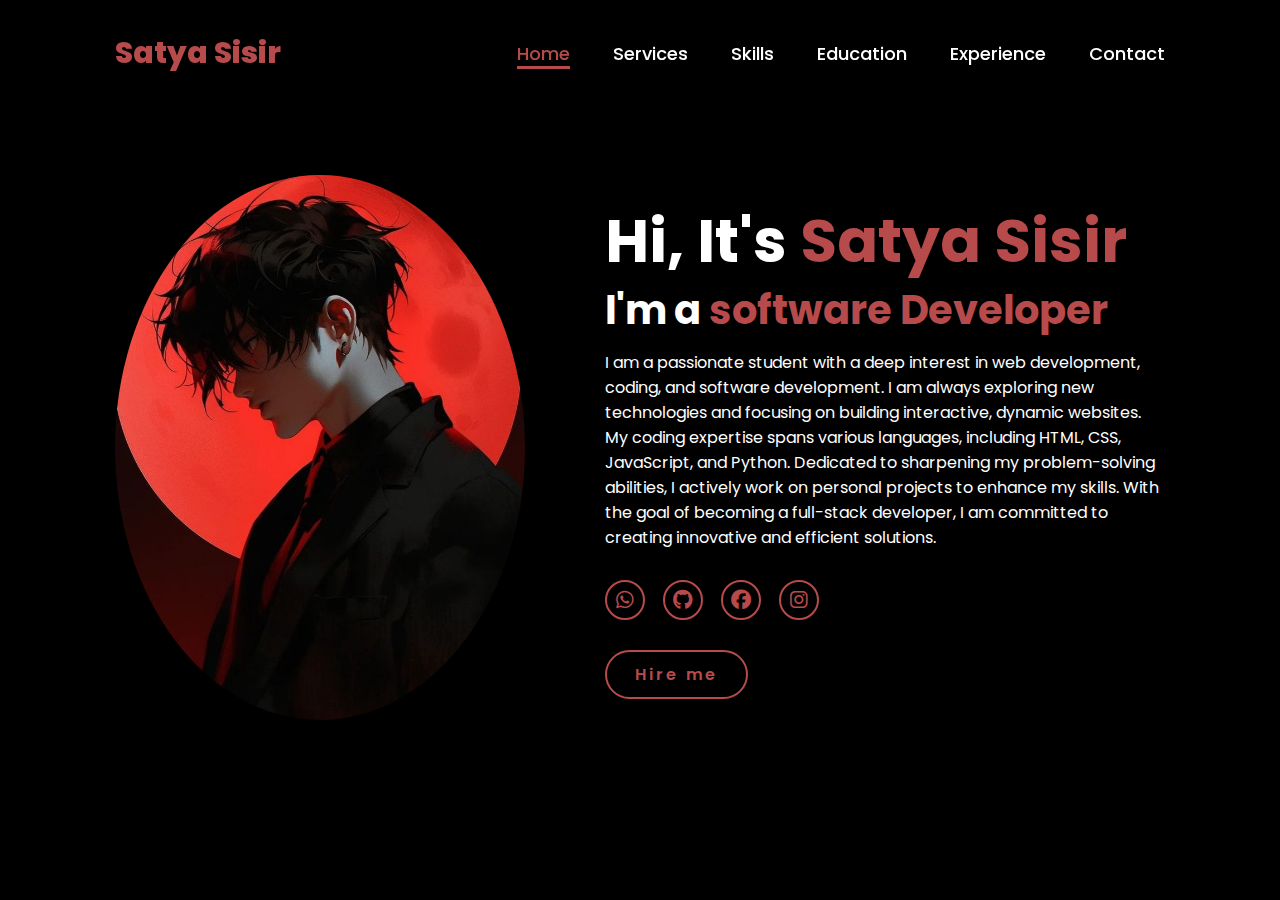
<file: index.html>
<!DOCTYPE html>
<html lang="en">
    
<head>
    <meta charset="UTF-8">
    <meta name="viewport" content="width=device-width, initial-scale=1.0">
    <link rel="stylesheet" href="https://cdnjs.cloudflare.com/ajax/libs/font-awesome/6.5.2/css/all.min.css">
    <link rel="stylesheet" href="style.css">
    <title>Portfolio Website</title>
</head>
<body>
    <header>
        <a href="#" class="logo">Satya Sisir</a>

        <nav>
            <a href="#" class="active"> Home</a>
            <a href="#" >Services</a>
            <a href="#" >Skills</a>
            <a href="#" >Education</a>
            <a href="#" >Experience</a>
            <a href="#" >Contact</a>
        </nav>
    </header>
    <section class="home">
        <div class="home-img">
            <img src="main.jpg" alt="">
        </div>
        <div class="home-content">
            <h1>Hi, It's <span>Satya Sisir</span></h1>
            <h3 class="typing-text">I'm a <span></span></h3>
            <p>I am a passionate student with a deep interest in web development, coding, and software development. I am always exploring new technologies and focusing on building interactive, dynamic websites. My coding expertise spans various languages, including HTML, CSS, JavaScript, and Python. Dedicated to sharpening my problem-solving abilities, I actively work on personal projects to enhance my skills. With the goal of becoming a full-stack developer, I am committed to creating innovative and efficient solutions.</p>
            <div class="social-icons">
                <a href="#"><i class="fa-brands fa-whatsapp"></i></a>
                <a href="#"><i class="fa-brands fa-github"></i></a>
                <a href="#"><i class="fa-brands fa-facebook"></i></a>
                <a href="https://www.instagram.com/satya_sisir__.pvt/?hl=en"><i class="fa-brands fa-instagram"></i></a>
            </div>
            <a href="#" class="btn">Hire me</a>
        </div>
    </section>
</body>
</html>
</file>
<file: style.css>
@import url('https://fonts.googleapis.com/css2?family=Poppins:wght@100;200;300;400;500;600&display=swap');

*{
    margin: 0;
    padding: 0;
    box-sizing: border-box;
    text-decoration: none;
    border: none;
    outline: none;
    font-family: 'Poppins', sans-serif;
}

html{
    font-size: 62.5%;
}

body{
    width: 100%;
    height: 100vh;
    overflow-x: hidden;
    background-color: black;
    color: white;
}

header{
    margin-top: 20px;
    position: fixed;
    top: 0;
    left: 0;
    width: 100%;
    padding: 1rem 9%;
    background-color: transparent;
    filter: drop-shadow(10px);
    display: flex;
    justify-content: space-between;
    align-items: center;
    z-index: 100;
}

.logo{
    font-size: 3rem;
    color: #b74b4b;
    font-weight: 800;
    cursor: pointer;
    transition: 0.5s ease;
}

.logo:hover{
    transform: scale(1.1);
}

nav a{
    font-size: 1.8rem;
    color: white;
    margin-left: 4rem;
    font-weight: 500;
    transition: 0.3s ease;
    border-bottom: 3px solid transparent;
}

nav a:hover,
nav a.active{
    color: #b74b4b;
    border-bottom: 3px solid #b74b4b;
}

@media(max-width:995px){
    nav{
        position: absolute;
        display: none;
        top: 0;
        right: 0;
        width: 40%;
        border-left: 3px solid #b74b4b;
        border-bottom: 3px solid #b74b4b;
        border-bottom-left-radius: 2rem;
        padding: 1rem solid;
        background-color: #161616;
        border-top: 0.1rem solid rgba(0,0,0,0.1);
    }

    nav.active{
        display: block;
    }

    nav a{
        display: block;
        font-size: 2rem;
        margin: 3rem 0;
    }

    nav a:hover,
    nav a.active{
        padding: 1rem;
        border-radius: 0.5rem;
        border-bottom: 0.5rem solid #b74b4b;
    }
}

section{
    min-height: 100vh;
    padding: 5rem 9% 5rem;
}

.home{
    display: flex;
    justify-content: center;
    align-items: center;
    gap: 8rem;
    background-color: black;
}

.home .home-content h1{
    font-size: 6rem;
    font-weight: 700;
    line-height: 1.3;
}

span{
    color: #b74b4b;
}

.home-content h3{
    font-size: 4rem;
    margin-bottom: 1rem;
    font-weight: 700;
}

.home-content p{
    font-size: 1.6rem;
}

.home-img{
    border-radius: 50%;
}

.home-img img{
    position: relative;
    width: 32vw;
    border-radius: 50%;
    box-shadow: 0 0 25px solid #b74b4b;
    cursor: pointer;
    transition: 0.2s linear;
}

.home-img img:hover{
    font-size: 1.8rem;
    font-weight: 500;
}

.social-icons a{
    display: inline-flex;
    justify-content: center;
    align-items: center;
    width: 4rem;
    height: 4rem;
    background-color: transparent;
    border: 0.2rem solid #b74b4b;
    font-size: 2rem;
    border-radius: 50%;
    margin: 3rem 1.5rem 3rem 0;
    transition: 0.3s ease;
    color: #b74b4b;
}

.social-icons a:hover{
    color: black;
    transform: scale(1.3) translateY(-5px);
    background-color: #b74b4b;
    box-shadow: 0  0 25px #b74b4b;
}

.btn{
    display: inline-block;
    padding: 1rem 2.8rem;
    background-color: black;
    border-radius: 4rem;
    font-size: 1.6rem;
    color: #b74b4b;
    letter-spacing: 0.3rem;
    font-weight: 600;
    border: 2px solid #b74b4b;
    transition: 0.3s ease;
    cursor: pointer;
}

.btn:hover{
    transform: scale3d(1.03);
    background-color: #b74b4b;
    color: black;
    box-shadow: 0 0 25px #b74b4b;
}

.typing-text{
    font-size: 34px;
    font-weight: 600;
    min-width: 280px;
}

.typing-text span{
    position: relative;
}

.typing-text span::before{
    content: "software Developer";
    color: #b74b4b;
    animation: words 20s infinite;
}

.typing-text span::after{
    content: "";
    background-color: black;
    position: absolute;
    width: calc(100% + 8px);
    height: 100%;
    border-left: 3px solid black;
    right: -8;
    animation: cursor 0.6s infinite;
}

@keyframes cursor{
    to{
        border-left: 3px solid #b74b4b;
    }
}

@keyframes words{
    0%, 20%{
        content: "Web Developer";
    }
    21%, 40%{
        content: "Developer";
    }
    41%, 60%{
        content: "Web Designer";
    }
    61%, 80%{
        content: "Student";
    }
    81%, 100%{
        content: "Script Writer";
    }
}

@media (max-width: 1000px){
    .home{
        gap: 4rem;
    }
}

@media(max-width:995px){
    .home{
        flex-direction: column;
        margin: 5rem 4rem;
    }

    .home .home-content h3{
        font-size: 2.5rem;
    }

    .home-content h1{
        font-size: 5rem;
    }

    .home-img img{
        width: 70vw;
        margin-top: 4rem;
    }
}
</file>
